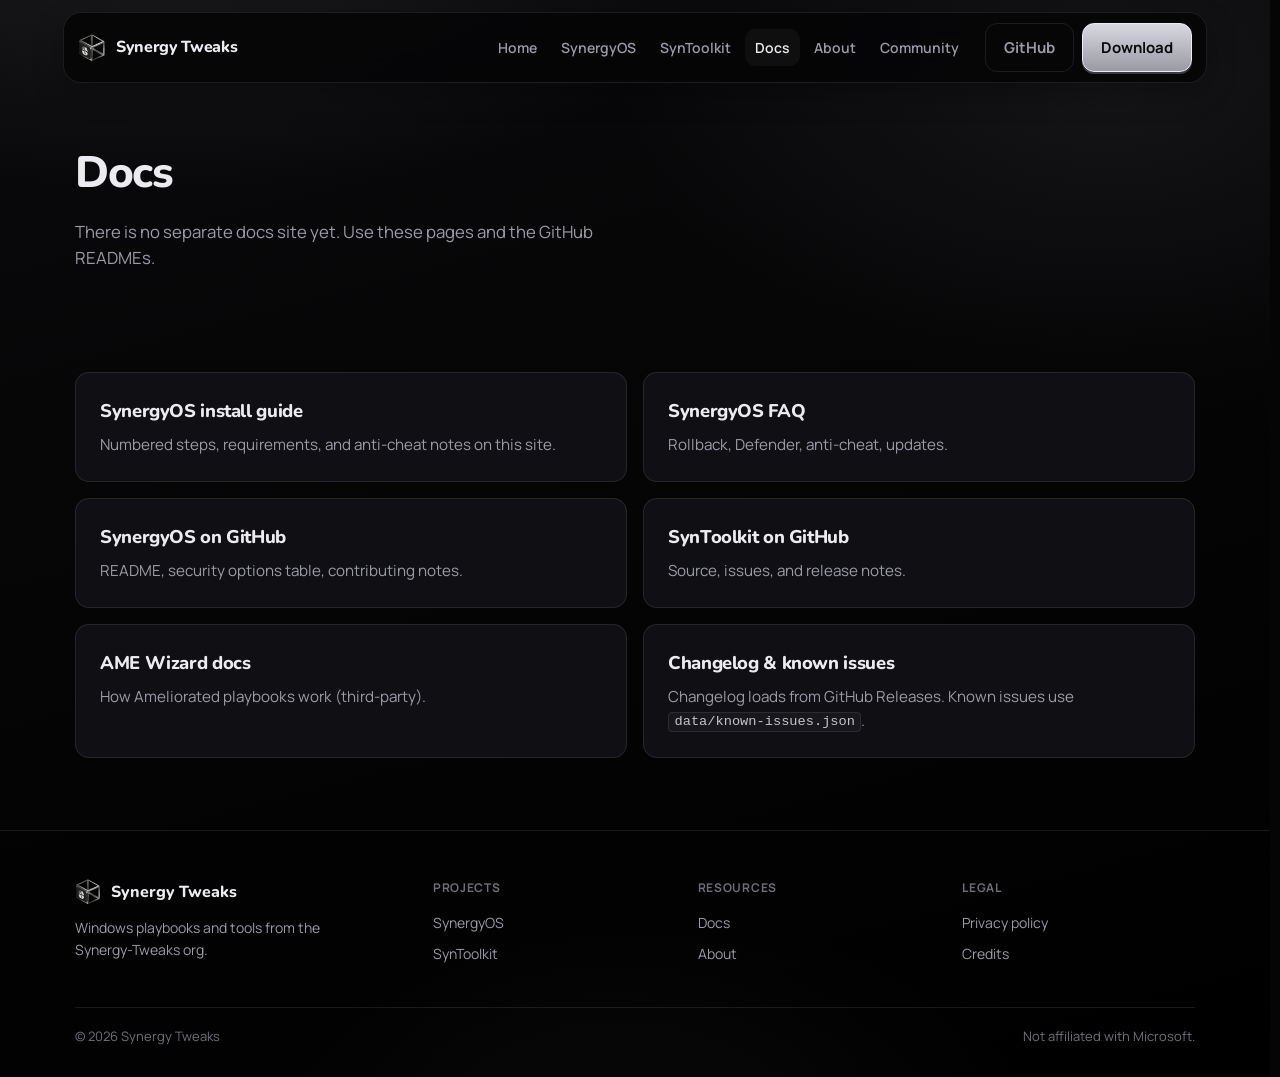
<file: docs.html>
<!DOCTYPE html>
<html lang="en">
<head>
<meta charset="UTF-8">
<meta name="viewport" content="width=device-width, initial-scale=1.0">
<title>Docs — Synergy Tweaks</title>
<meta name="description" content="Documentation links for SynergyOS and SynToolkit. Install guides, GitHub READMEs, and AME Wizard docs.">
<meta name="theme-color" content="#050506">
<link rel="canonical" href="https://TODO-SET-DOMAIN/docs.html">
<meta property="og:title" content="Docs — Synergy Tweaks">
<meta property="og:description" content="Install guides and repository documentation.">
<meta property="og:image" content="https://TODO-SET-DOMAIN/images/og.jpg">
<meta property="og:type" content="website">
<meta property="og:url" content="https://TODO-SET-DOMAIN/docs.html">
<meta name="twitter:card" content="summary_large_image">
<meta name="twitter:title" content="Docs — Synergy Tweaks">
<meta name="twitter:description" content="Install guides and repository documentation.">
<meta name="twitter:image" content="https://TODO-SET-DOMAIN/images/og.jpg">
<link rel="icon" href="images/logo-sm.webp" type="image/webp">
<link rel="preload" href="fonts/nunito-latin.woff2" as="font" type="font/woff2" crossorigin>
<link rel="preload" href="fonts/manrope-400.woff2" as="font" type="font/woff2" crossorigin>
<link rel="stylesheet" href="styles.css?v=23">
<script src="js/config.js"></script>
</head>
<body>
<a class="skip-link" href="#main">Skip to content</a>
<header class="site-header">
  <nav class="nav" aria-label="Primary">
    <a href="index.html" class="nav-brand"><img src="images/logo-sm.webp" alt="" width="52" height="52"><span>Synergy Tweaks</span></a>
    <div class="nav-links">
      <a href="index.html">Home</a>
      <a href="synergyos.html">SynergyOS</a>
      <a href="syntoolkit.html">SynToolkit</a>
      <a href="docs.html" aria-current="page">Docs</a>
      <a href="about.html">About</a>
      <a href="index.html#community">Community</a>
    </div>
    <div class="nav-ext">
      <a class="btn btn-ghost" href="https://github.com/Synergy-Tweaks" data-link="org" target="_blank" rel="noopener noreferrer">GitHub</a>
      <a class="btn btn-primary" href="synergyos.html#download">Download</a>
    </div>
    <details class="nav-menu">
      <summary aria-label="Open menu">Menu</summary>
      <div class="nav-menu-panel">
        <a href="index.html">Home</a>
        <a href="synergyos.html">SynergyOS</a>
        <a href="syntoolkit.html">SynToolkit</a>
        <a href="docs.html" aria-current="page">Docs</a>
        <a href="about.html">About</a>
      </div>
    </details>
  </nav>
</header>

<main id="main">
  <header class="page-hero wrap">
    <h1>Docs</h1>
    <p>There is no separate docs site yet. Use these pages and the GitHub READMEs.</p>
  </header>

  <section class="section wrap">
    <div class="grid-2">
      <a class="card" href="synergyos.html#install">
        <h3>SynergyOS install guide</h3>
        <p>Numbered steps, requirements, and anti-cheat notes on this site.</p>
      </a>
      <a class="card" href="synergyos.html#faq">
        <h3>SynergyOS FAQ</h3>
        <p>Rollback, Defender, anti-cheat, updates.</p>
      </a>
      <a class="card" href="https://github.com/Synergy-Tweaks/SynergyOS" data-link="synergyos" target="_blank" rel="noopener noreferrer">
        <h3>SynergyOS on GitHub</h3>
        <p>README, security options table, contributing notes.</p>
      </a>
      <a class="card" href="https://github.com/Synergy-Tweaks/SynToolkit" data-link="syntoolkit" target="_blank" rel="noopener noreferrer">
        <h3>SynToolkit on GitHub</h3>
        <p>Source, issues, and release notes.</p>
      </a>
      <a class="card" href="https://docs.amelabs.net" target="_blank" rel="noopener noreferrer">
        <h3>AME Wizard docs</h3>
        <p>How Ameliorated playbooks work (third-party).</p>
      </a>
      <a class="card" href="synergyos.html#changelog">
        <h3>Changelog &amp; known issues</h3>
        <p>Changelog loads from GitHub Releases. Known issues use <code>data/known-issues.json</code>.</p>
      </a>
    </div>
  </section>
</main>

<footer class="site-footer">
  <div class="wrap">
    <div class="footer-grid">
      <div>
        <div class="footer-brand"><img src="images/logo-sm.webp" alt="" width="52" height="52"> Synergy Tweaks</div>
        <p class="footer-tag">Windows playbooks and tools from the Synergy-Tweaks org.</p>
      </div>
      <div class="footer-col"><h3>Projects</h3><a href="synergyos.html">SynergyOS</a><a href="syntoolkit.html">SynToolkit</a></div>
      <div class="footer-col"><h3>Resources</h3><a href="docs.html">Docs</a><a href="about.html">About</a></div>
      <div class="footer-col"><h3>Legal</h3><a href="privacy.html">Privacy policy</a><a href="credits.html">Credits</a></div>
    </div>
    <div class="footer-bottom"><span>© 2026 Synergy Tweaks</span><span>Not affiliated with Microsoft.</span></div>
  </div>
</footer>
<script src="js/main.js?v=17" defer></script>
</body>
</html>
</file>
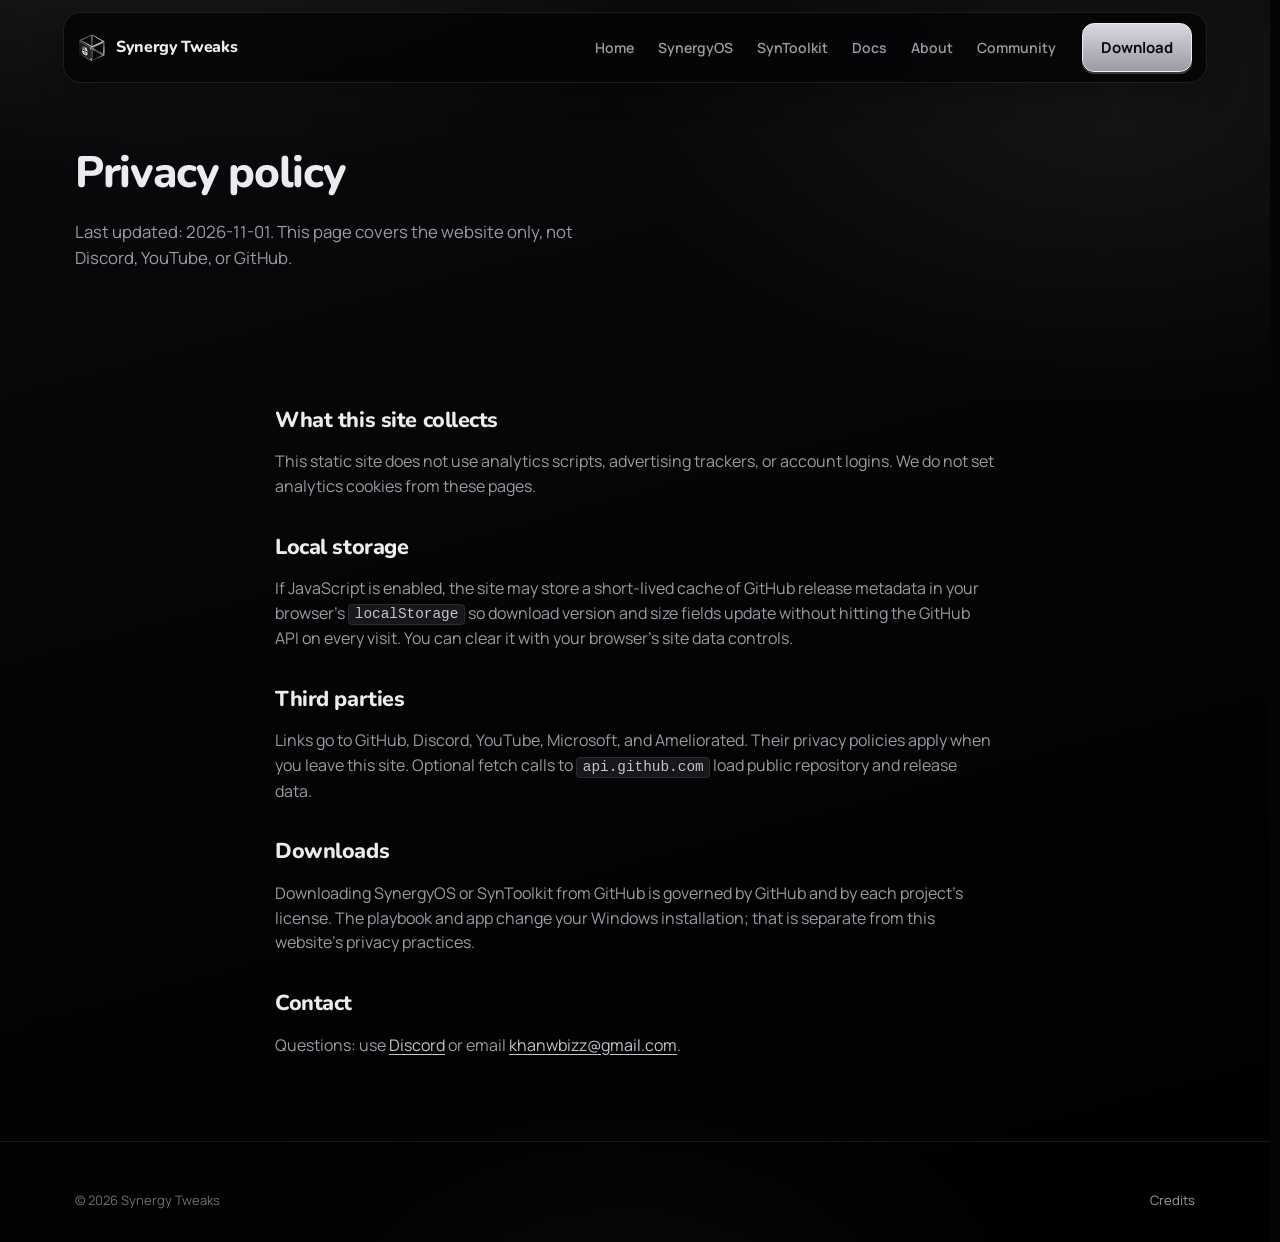
<file: privacy.html>
<!DOCTYPE html>
<html lang="en">
<head>
<meta charset="UTF-8">
<meta name="viewport" content="width=device-width, initial-scale=1.0">
<title>Privacy policy — Synergy Tweaks</title>
<meta name="description" content="Privacy policy for the Synergy Tweaks website. This site does not use analytics cookies.">
<meta name="theme-color" content="#050506">
<link rel="canonical" href="https://TODO-SET-DOMAIN/privacy.html">
<meta property="og:title" content="Privacy policy — Synergy Tweaks">
<meta property="og:description" content="How this website handles data.">
<meta property="og:image" content="https://TODO-SET-DOMAIN/images/og.jpg">
<meta property="og:type" content="website">
<meta property="og:url" content="https://TODO-SET-DOMAIN/privacy.html">
<meta name="twitter:card" content="summary">
<meta name="twitter:title" content="Privacy policy">
<meta name="twitter:description" content="How this website handles data.">
<link rel="icon" href="images/logo-sm.webp" type="image/webp">
<link rel="stylesheet" href="styles.css?v=23">
<script src="js/config.js"></script>
</head>
<body>
<a class="skip-link" href="#main">Skip to content</a>
<header class="site-header">
  <nav class="nav" aria-label="Primary">
    <a href="index.html" class="nav-brand"><img src="images/logo-sm.webp" alt="" width="52" height="52"><span>Synergy Tweaks</span></a>
    <div class="nav-links">
      <a href="index.html">Home</a>
      <a href="synergyos.html">SynergyOS</a>
      <a href="syntoolkit.html">SynToolkit</a>
      <a href="docs.html">Docs</a>
      <a href="about.html">About</a>
      <a href="index.html#community">Community</a>
    </div>
    <div class="nav-ext">
      <a class="btn btn-primary" href="synergyos.html#download">Download</a>
    </div>
    <details class="nav-menu">
      <summary aria-label="Open menu">Menu</summary>
      <div class="nav-menu-panel">
        <a href="index.html">Home</a>
        <a href="synergyos.html">SynergyOS</a>
        <a href="syntoolkit.html">SynToolkit</a>
        <a href="docs.html">Docs</a>
        <a href="about.html">About</a>
        <a href="privacy.html" aria-current="page">Privacy</a>
      </div>
    </details>
  </nav>
</header>

<main id="main">
  <header class="page-hero wrap">
    <h1>Privacy policy</h1>
    <p>Last updated: 2026-11-01. This page covers the website only, not Discord, YouTube, or GitHub.</p>
  </header>
  <section class="section wrap prose">
    <h2>What this site collects</h2>
    <p>This static site does not use analytics scripts, advertising trackers, or account logins. We do not set analytics cookies from these pages.</p>
    <h2>Local storage</h2>
    <p>If JavaScript is enabled, the site may store a short-lived cache of GitHub release metadata in your browser’s <code>localStorage</code> so download version and size fields update without hitting the GitHub API on every visit. You can clear it with your browser’s site data controls.</p>
    <h2>Third parties</h2>
    <p>Links go to GitHub, Discord, YouTube, Microsoft, and Ameliorated. Their privacy policies apply when you leave this site. Optional fetch calls to <code>api.github.com</code> load public repository and release data.</p>
    <h2>Downloads</h2>
    <p>Downloading SynergyOS or SynToolkit from GitHub is governed by GitHub and by each project’s license. The playbook and app change your Windows installation; that is separate from this website’s privacy practices.</p>
    <h2>Contact</h2>
    <p>Questions: use <a href="https://dsc.gg/kwanteks" data-link="discord" target="_blank" rel="noopener noreferrer">Discord</a> or email <a href="mailto:khanwbizz@gmail.com">khanwbizz@gmail.com</a>.</p>
  </section>
</main>

<footer class="site-footer">
  <div class="wrap">
    <div class="footer-bottom" style="border:0;padding-top:0">
      <span>© 2026 Synergy Tweaks</span>
      <a href="credits.html" style="color:var(--text-dim)">Credits</a>
    </div>
  </div>
</footer>
<script src="js/main.js?v=17" defer></script>
</body>
</html>
</file>
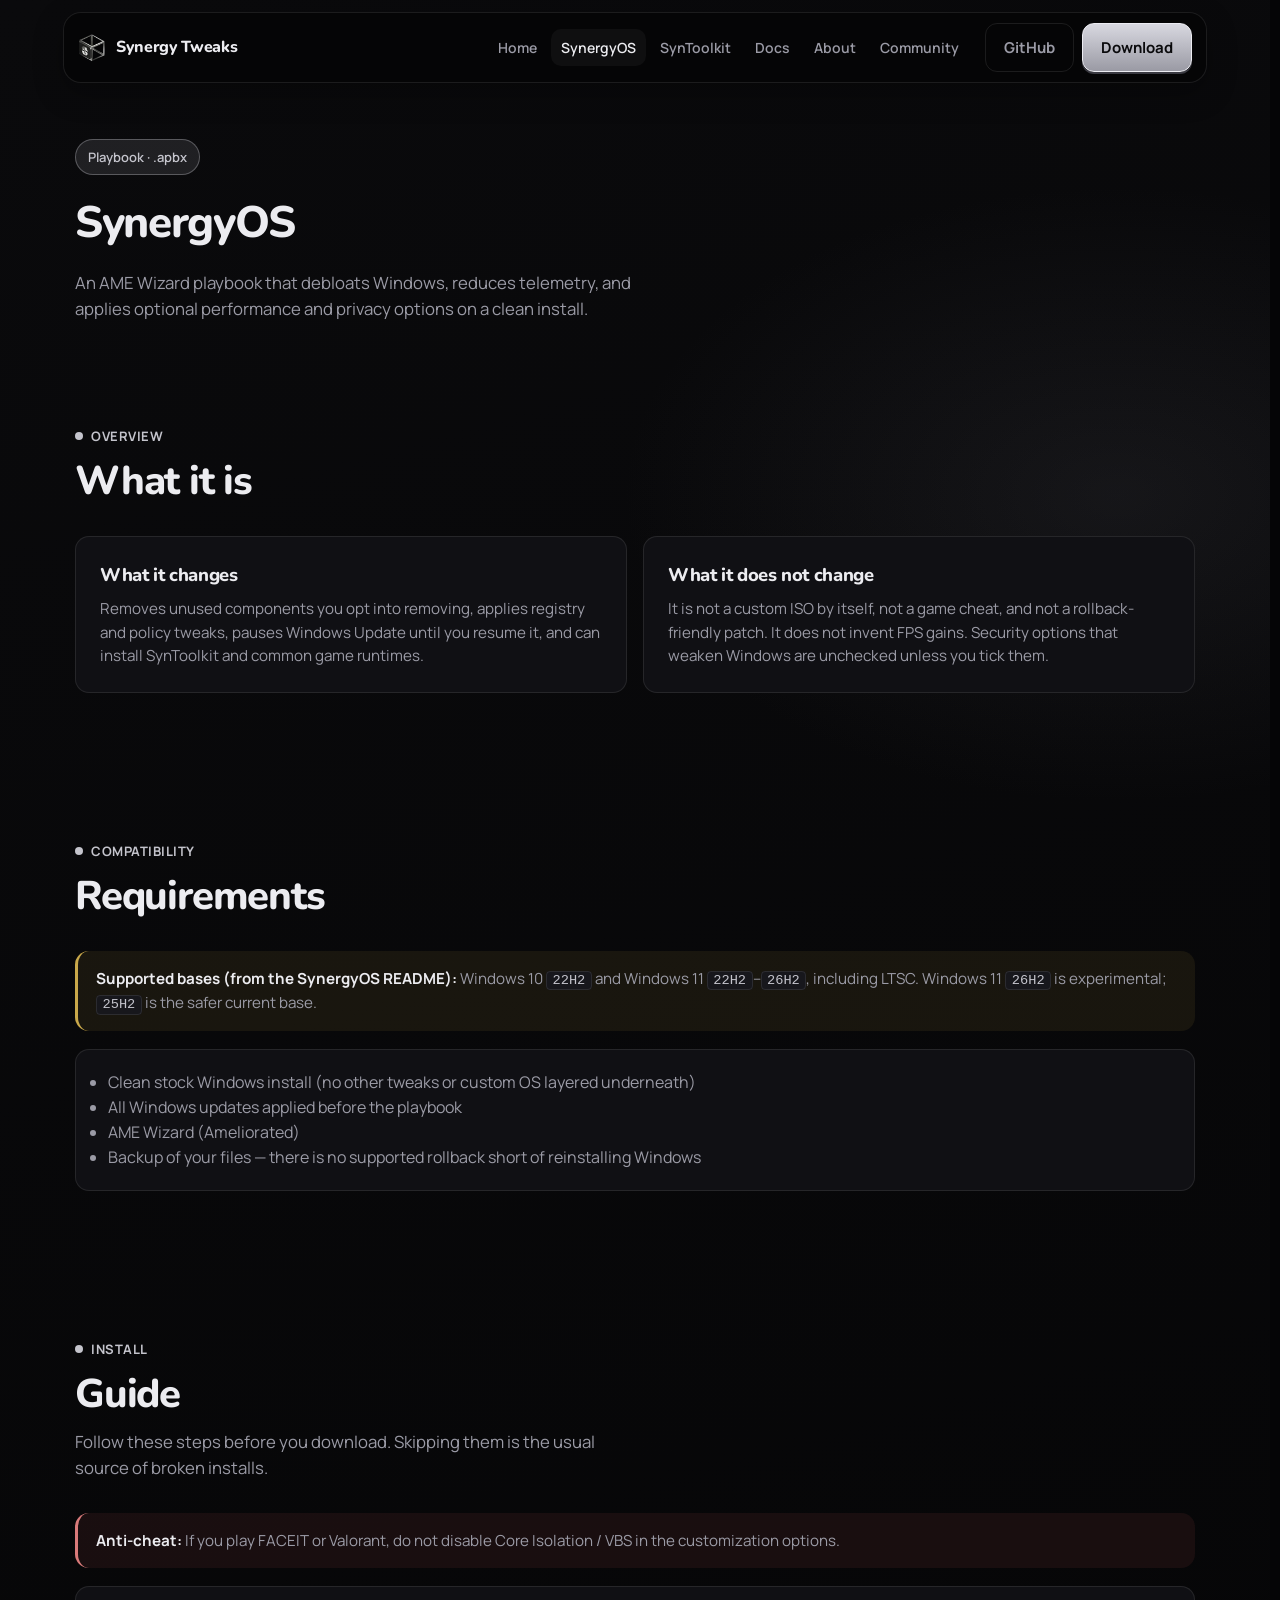
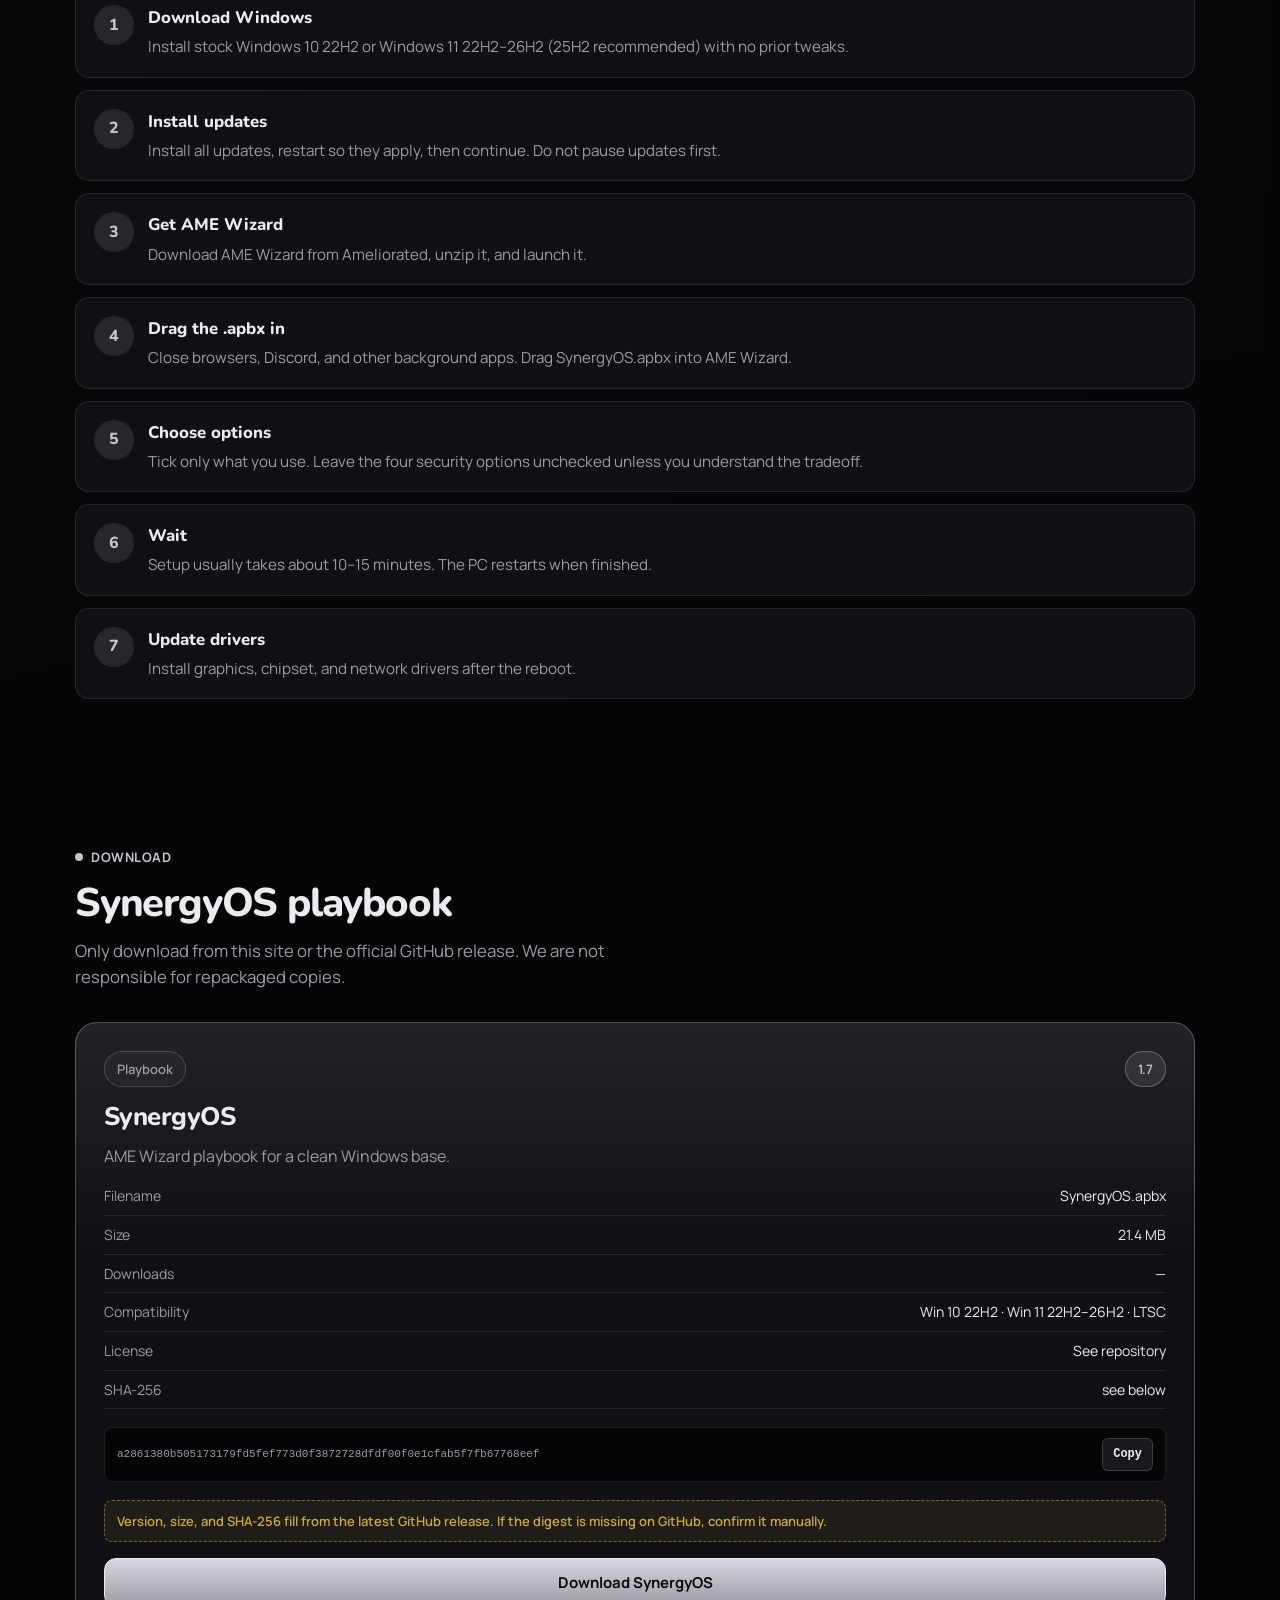
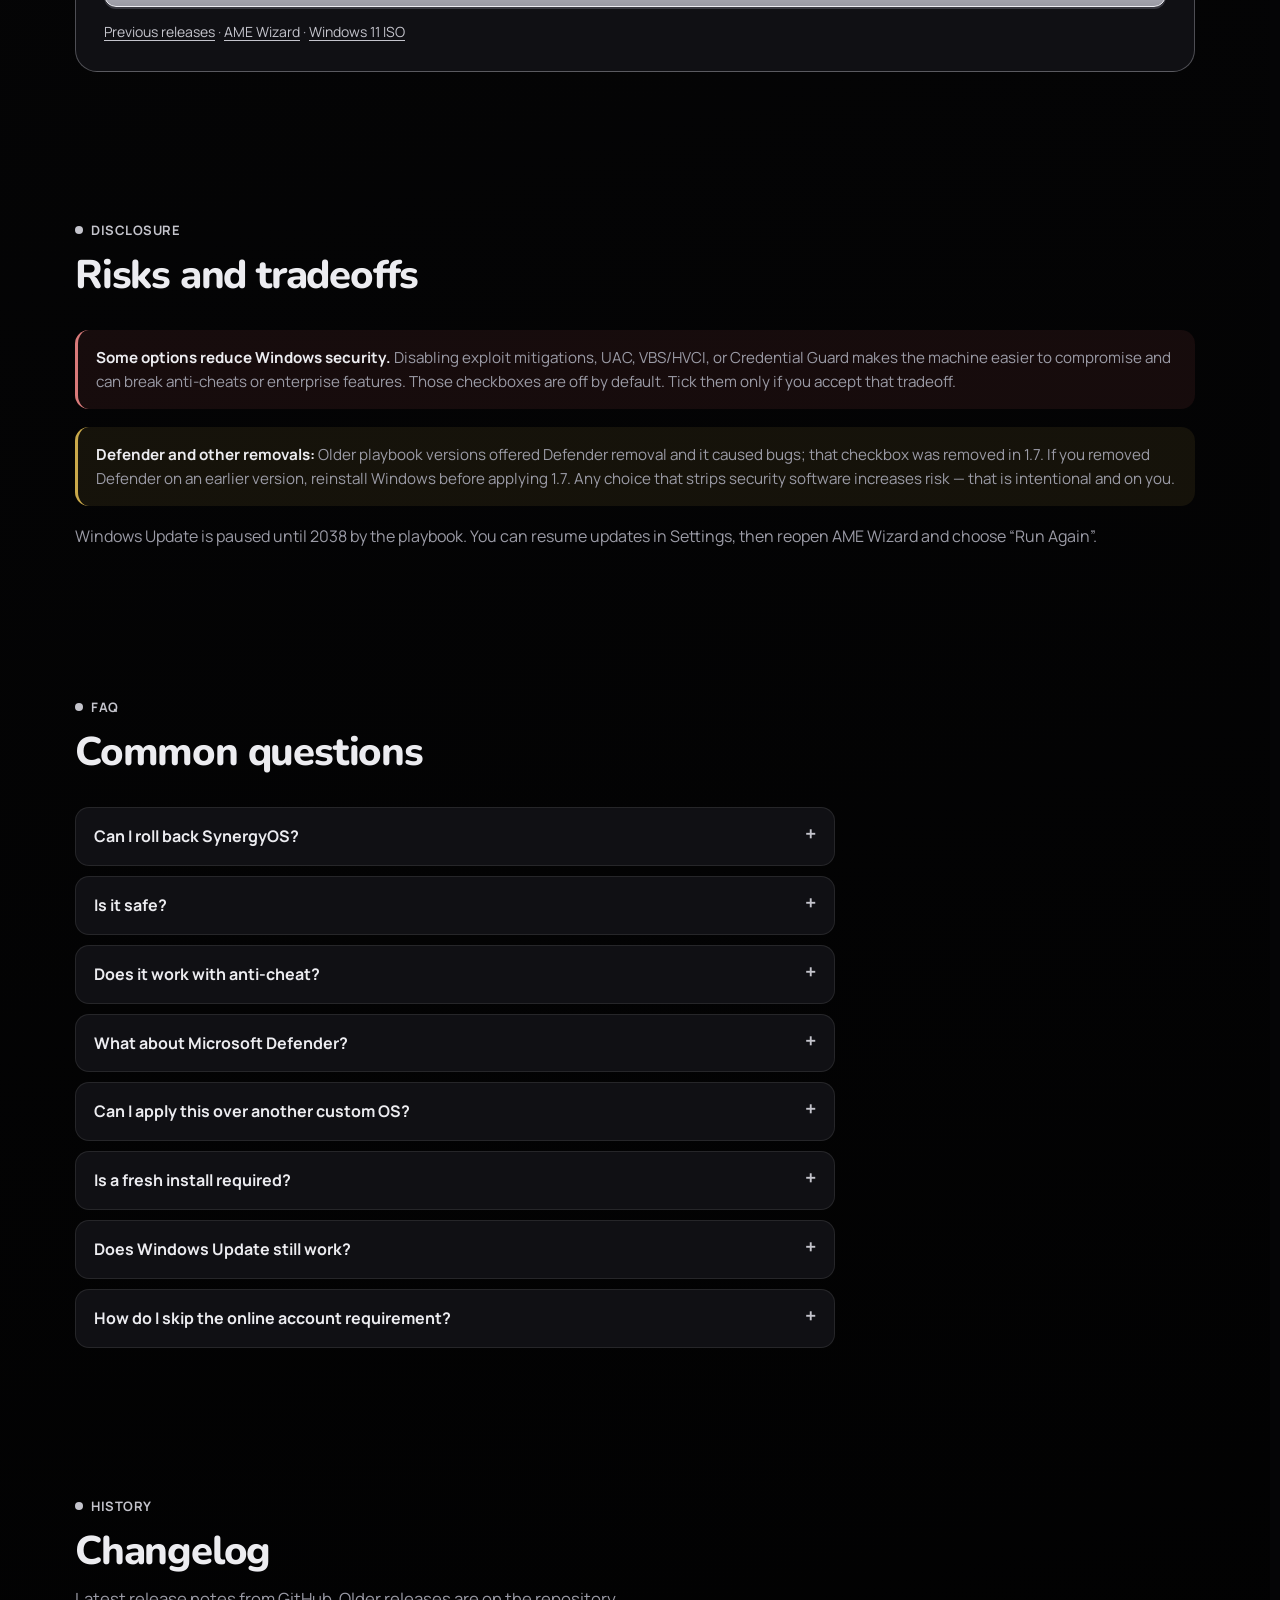
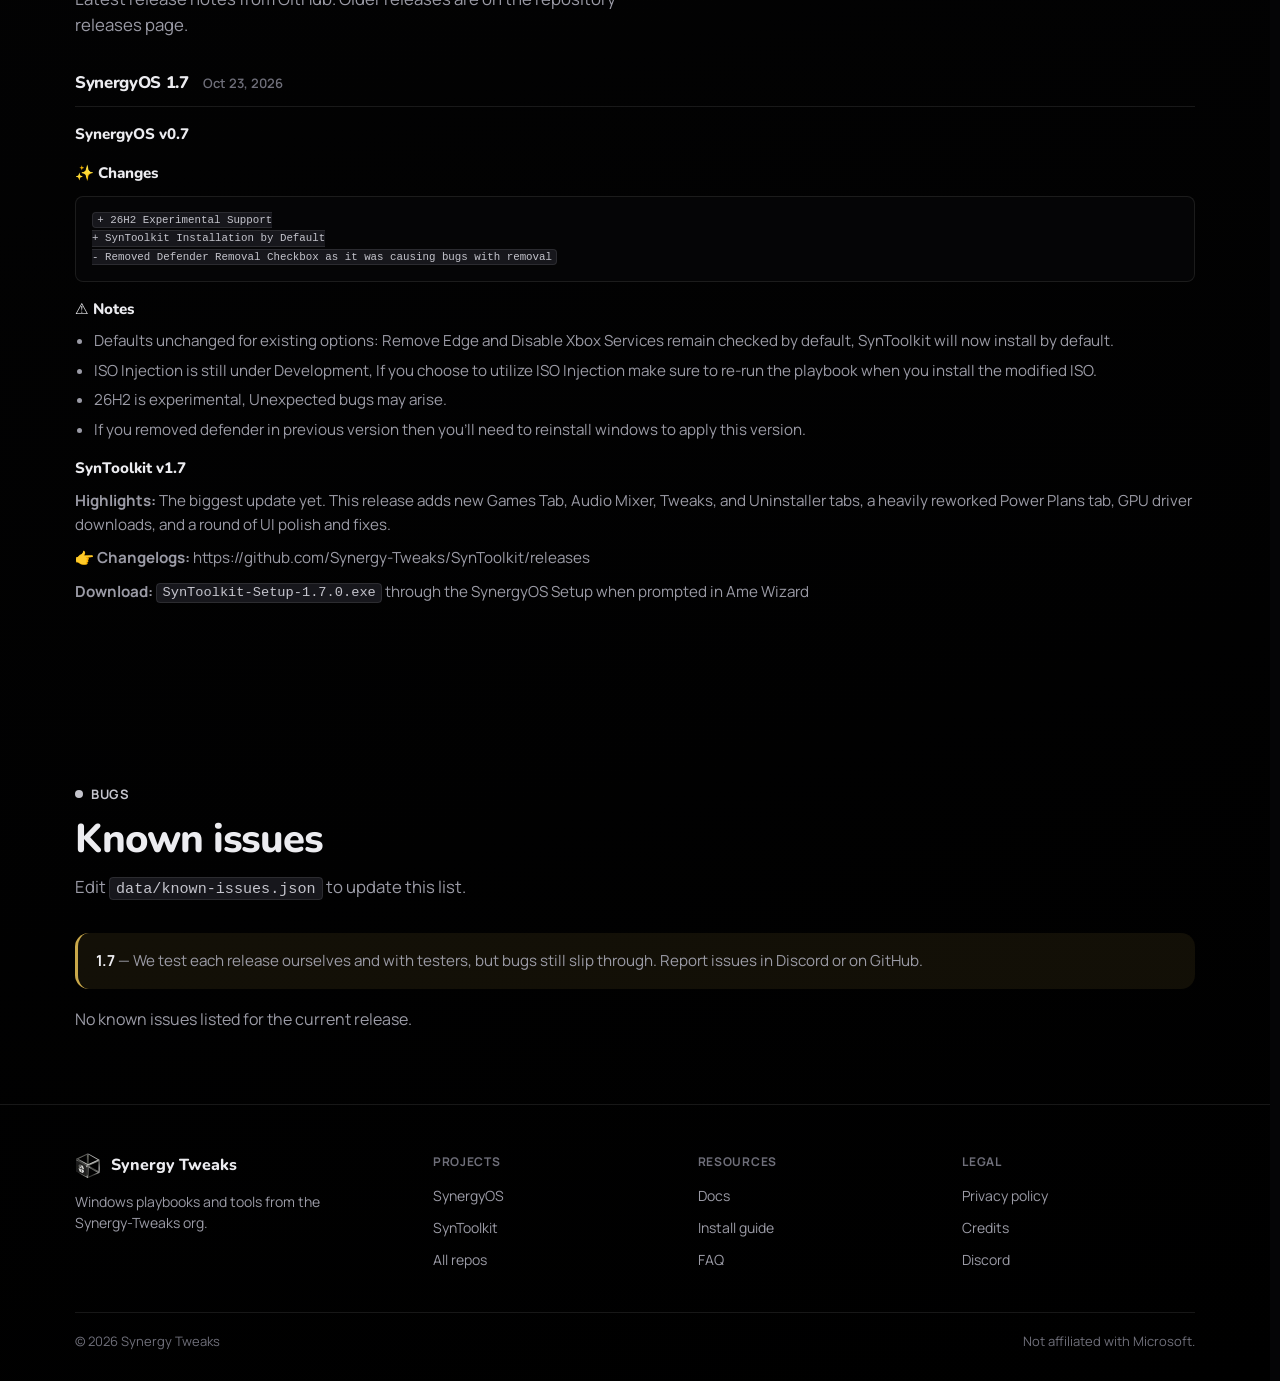
<file: synergyos.html>
<!DOCTYPE html>
<html lang="en">
<head>
<meta charset="UTF-8">
<meta name="viewport" content="width=device-width, initial-scale=1.0">
<title>SynergyOS — Windows playbook by Synergy Tweaks</title>
<meta name="description" content="SynergyOS is an AME Wizard (.apbx) playbook for a cleaner, privacy-hardened Windows install. Requirements, install steps, FAQ, and download.">
<meta name="theme-color" content="#050506">
<link rel="canonical" href="https://TODO-SET-DOMAIN/synergyos.html">
<meta property="og:title" content="SynergyOS — Windows playbook">
<meta property="og:description" content="AME Wizard playbook for a cleaner Windows install. Free and open on GitHub.">
<meta property="og:image" content="https://TODO-SET-DOMAIN/images/og.jpg">
<meta property="og:type" content="website">
<meta property="og:url" content="https://TODO-SET-DOMAIN/synergyos.html">
<meta name="twitter:card" content="summary_large_image">
<meta name="twitter:title" content="SynergyOS">
<meta name="twitter:description" content="AME Wizard playbook for a cleaner Windows install.">
<meta name="twitter:image" content="https://TODO-SET-DOMAIN/images/og.jpg">
<link rel="icon" href="images/logo-sm.webp" type="image/webp">
<link rel="preload" href="fonts/nunito-latin.woff2" as="font" type="font/woff2" crossorigin>
<link rel="preload" href="fonts/manrope-400.woff2" as="font" type="font/woff2" crossorigin>
<link rel="stylesheet" href="styles.css?v=23">
<script src="js/config.js"></script>
</head>
<body>
<a class="skip-link" href="#main">Skip to content</a>
<header class="site-header">
  <nav class="nav" aria-label="Primary">
    <a href="index.html" class="nav-brand">
      <img src="images/logo-sm.webp" alt="" width="52" height="52" decoding="async">
      <span>Synergy Tweaks</span>
    </a>
    <div class="nav-links">
      <a href="index.html">Home</a>
      <a href="synergyos.html" aria-current="page">SynergyOS</a>
      <a href="syntoolkit.html">SynToolkit</a>
      <a href="docs.html">Docs</a>
      <a href="about.html">About</a>
      <a href="index.html#community">Community</a>
    </div>
    <div class="nav-ext">
      <a class="btn btn-ghost" href="https://github.com/Synergy-Tweaks/SynergyOS" data-link="synergyos" target="_blank" rel="noopener noreferrer">GitHub</a>
      <a class="btn btn-primary" href="#download">Download</a>
    </div>
    <details class="nav-menu">
      <summary aria-label="Open menu">Menu</summary>
      <div class="nav-menu-panel">
        <a href="index.html">Home</a>
        <a href="synergyos.html" aria-current="page">SynergyOS</a>
        <a href="syntoolkit.html">SynToolkit</a>
        <a href="docs.html">Docs</a>
        <a href="about.html">About</a>
        <a href="index.html#community">Community</a>
      </div>
    </details>
  </nav>
</header>

<main id="main">
  <header class="page-hero wrap">
    <div class="badge badge-accent" style="margin-bottom:14px">Playbook · .apbx</div>
    <h1>SynergyOS</h1>
    <p>An AME Wizard playbook that debloats Windows, reduces telemetry, and applies optional performance and privacy options on a clean install.</p>
  </header>

  <section class="section wrap reveal" aria-labelledby="what-title">
    <div class="section-head">
      <div class="eyebrow">Overview</div>
      <h2 class="section-title" id="what-title">What it is</h2>
    </div>
    <div class="grid-2">
      <article class="card">
        <h3>What it changes</h3>
        <p>Removes unused components you opt into removing, applies registry and policy tweaks, pauses Windows Update until you resume it, and can install SynToolkit and common game runtimes.</p>
      </article>
      <article class="card">
        <h3>What it does not change</h3>
        <p>It is not a custom ISO by itself, not a game cheat, and not a rollback-friendly patch. It does not invent FPS gains. Security options that weaken Windows are unchecked unless you tick them.</p>
      </article>
    </div>
  </section>

  <section class="section wrap reveal" id="requirements" aria-labelledby="req-title">
    <div class="section-head">
      <div class="eyebrow">Compatibility</div>
      <h2 class="section-title" id="req-title">Requirements</h2>
    </div>
    <div class="callout warn">
      <strong>Supported bases (from the SynergyOS README):</strong> Windows 10 <code>22H2</code> and Windows 11 <code>22H2</code>–<code>26H2</code>, including LTSC. Windows 11 <code>26H2</code> is experimental; <code>25H2</code> is the safer current base.
    </div>
    <ul class="card" style="padding:20px 24px;list-style:disc;padding-left:2rem;color:var(--text-dim)">
      <li>Clean stock Windows install (no other tweaks or custom OS layered underneath)</li>
      <li>All Windows updates applied before the playbook</li>
      <li>AME Wizard (Ameliorated)</li>
      <li>Backup of your files — there is no supported rollback short of reinstalling Windows</li>
    </ul>
  </section>

  <section class="section wrap reveal" id="install" aria-labelledby="install-title">
    <div class="section-head">
      <div class="eyebrow">Install</div>
      <h2 class="section-title" id="install-title">Guide</h2>
      <p class="section-lede">Follow these steps before you download. Skipping them is the usual source of broken installs.</p>
    </div>
    <div class="callout danger">
      <strong>Anti-cheat:</strong> If you play FACEIT or Valorant, do not disable Core Isolation / VBS in the customization options.
    </div>
    <ol class="stepper">
      <li class="step">
        <div>
          <h3>Download Windows</h3>
          <p>Install stock Windows 10 22H2 or Windows 11 22H2–26H2 (25H2 recommended) with no prior tweaks.</p>
        </div>
      </li>
      <li class="step">
        <div>
          <h3>Install updates</h3>
          <p>Install all updates, restart so they apply, then continue. Do not pause updates first.</p>
        </div>
      </li>
      <li class="step">
        <div>
          <h3>Get AME Wizard</h3>
          <p>Download AME Wizard from Ameliorated, unzip it, and launch it.</p>
        </div>
      </li>
      <li class="step">
        <div>
          <h3>Drag the .apbx in</h3>
          <p>Close browsers, Discord, and other background apps. Drag SynergyOS.apbx into AME Wizard.</p>
        </div>
      </li>
      <li class="step">
        <div>
          <h3>Choose options</h3>
          <p>Tick only what you use. Leave the four security options unchecked unless you understand the tradeoff.</p>
        </div>
      </li>
      <li class="step">
        <div>
          <h3>Wait</h3>
          <p>Setup usually takes about 10–15 minutes. The PC restarts when finished.</p>
        </div>
      </li>
      <li class="step">
        <div>
          <h3>Update drivers</h3>
          <p>Install graphics, chipset, and network drivers after the reboot.</p>
        </div>
      </li>
    </ol>
  </section>

  <section class="section wrap reveal" id="download" aria-labelledby="dl-title">
    <div class="section-head">
      <div class="eyebrow">Download</div>
      <h2 class="section-title" id="dl-title">SynergyOS playbook</h2>
      <p class="section-lede">Only download from this site or the official GitHub release. We are not responsible for repackaged copies.</p>
    </div>
    <article class="download-card featured">
      <div class="plan-top">
        <span class="badge">Playbook</span>
        <span class="badge badge-accent" data-release="SynergyOS" data-field="version">Latest</span>
      </div>
      <h3>SynergyOS</h3>
      <p class="desc">AME Wizard playbook for a clean Windows base.</p>
      <ul class="meta-list">
        <li><span>Filename</span><span data-release="SynergyOS" data-field="filename">—</span></li>
        <li><span>Size</span><span data-release="SynergyOS" data-field="size">—</span></li>
        <li><span>Downloads</span><span data-release="SynergyOS" data-field="downloads">—</span></li>
        <li><span>Compatibility</span><span>Win 10 22H2 · Win 11 22H2–26H2 · LTSC</span></li>
        <li><span>License</span><span>See repository</span></li>
        <li><span>SHA-256</span><span>see below</span></li>
      </ul>
      <div class="hash-row">
        <span id="os-sha" data-release="SynergyOS" data-field="sha">Loading from GitHub…</span>
        <button type="button" data-copy-hash="#os-sha">Copy</button>
      </div>
      <p class="todo-note" style="margin-top:0;margin-bottom:16px">Version, size, and SHA-256 fill from the latest GitHub release. If the digest is missing on GitHub, confirm it manually.</p>
      <a class="btn btn-primary btn-block" href="https://github.com/Synergy-Tweaks/SynergyOS/releases/latest" data-repo="SynergyOS" data-ext=".apbx">Download SynergyOS</a>
      <p style="margin-top:14px;font-size:14px;color:var(--text-dim)">
        <a href="https://github.com/Synergy-Tweaks/SynergyOS/releases" data-link="synergyos-releases" target="_blank" rel="noopener noreferrer" style="color:var(--accent);text-decoration:underline;text-underline-offset:3px">Previous releases</a>
        ·
        <a href="https://download.ameliorated.io/AME%20Beta.zip" data-link="ame" target="_blank" rel="noopener noreferrer" style="color:var(--accent);text-decoration:underline;text-underline-offset:3px">AME Wizard</a>
        ·
        <a href="https://www.microsoft.com/software-download/windows11" data-link="windows11" target="_blank" rel="noopener noreferrer" style="color:var(--accent);text-decoration:underline;text-underline-offset:3px">Windows 11 ISO</a>
      </p>
    </article>
  </section>

  <section class="section wrap reveal" id="risks" aria-labelledby="risk-title">
    <div class="section-head">
      <div class="eyebrow">Disclosure</div>
      <h2 class="section-title" id="risk-title">Risks and tradeoffs</h2>
    </div>
    <div class="callout danger">
      <strong>Some options reduce Windows security.</strong> Disabling exploit mitigations, UAC, VBS/HVCI, or Credential Guard makes the machine easier to compromise and can break anti-cheats or enterprise features. Those checkboxes are off by default. Tick them only if you accept that tradeoff.
    </div>
    <div class="callout warn">
      <strong>Defender and other removals:</strong> Older playbook versions offered Defender removal and it caused bugs; that checkbox was removed in 1.7. If you removed Defender on an earlier version, reinstall Windows before applying 1.7. Any choice that strips security software increases risk — that is intentional and on you.
    </div>
    <p style="color:var(--text-dim)">Windows Update is paused until 2038 by the playbook. You can resume updates in Settings, then reopen AME Wizard and choose “Run Again”.</p>
  </section>

  <section class="section wrap reveal" id="faq" aria-labelledby="faq-title">
    <div class="section-head">
      <div class="eyebrow">FAQ</div>
      <h2 class="section-title" id="faq-title">Common questions</h2>
    </div>
    <div class="faq">
      <details class="faq-item">
        <summary>Can I roll back SynergyOS?</summary>
        <p>No. There is no supported undo. Reinstall Windows from a stock ISO if you need a clean system again. Back up files first.</p>
      </details>
      <details class="faq-item">
        <summary>Is it safe?</summary>
        <p>It modifies system components. Download only from official GitHub releases. Review every checkbox. Security options that weaken Windows are optional and off by default.</p>
      </details>
      <details class="faq-item">
        <summary>Does it work with anti-cheat?</summary>
        <p>Keep Core Isolation and VBS enabled for FACEIT and Valorant. Disabling mitigations machine-wide is a common reason anti-cheats refuse to run.</p>
      </details>
      <details class="faq-item">
        <summary>What about Microsoft Defender?</summary>
        <p>You can keep Defender. The Defender removal checkbox was removed in 1.7 because it caused bugs. Removing antivirus always increases risk.</p>
      </details>
      <details class="faq-item">
        <summary>Can I apply this over another custom OS?</summary>
        <p>No. Start from stock Windows with no tweaks applied.</p>
      </details>
      <details class="faq-item">
        <summary>Is a fresh install required?</summary>
        <p>Yes. Clean stock ISO, updates applied, files backed up.</p>
      </details>
      <details class="faq-item">
        <summary>Does Windows Update still work?</summary>
        <p>Updates are paused until 2038. Resume them in Settings when you want them, then run the playbook again via AME Wizard if needed.</p>
      </details>
      <details class="faq-item">
        <summary>How do I skip the online account requirement?</summary>
        <p>During Windows setup, choose “Set up for work or school”, then “Domain join” to create a local account.</p>
      </details>
    </div>
  </section>

  <section class="section wrap reveal" id="changelog" aria-labelledby="cl-title">
    <div class="section-head">
      <div class="eyebrow">History</div>
      <h2 class="section-title" id="cl-title">Changelog</h2>
      <p class="section-lede">Latest release notes from GitHub. Older releases are on the repository releases page.</p>
    </div>
    <div data-changelog="SynergyOS" data-limit="1">
      <div class="changelog-block">
        <h3>SynergyOS 1.7</h3>
        <div class="changelog-body">
          <p>Loading release notes from GitHub… If this stays visible, open the
            <a href="https://github.com/Synergy-Tweaks/SynergyOS/releases" data-link="synergyos-releases" target="_blank" rel="noopener noreferrer">releases page</a>.</p>
        </div>
      </div>
    </div>
  </section>

  <section class="section wrap reveal" id="issues" aria-labelledby="issues-title">
    <div class="section-head">
      <div class="eyebrow">Bugs</div>
      <h2 class="section-title" id="issues-title">Known issues</h2>
      <p class="section-lede">Edit <code>data/known-issues.json</code> to update this list.</p>
    </div>
    <div data-known-issues>
      <div class="callout warn"><strong>1.7</strong> — We test each release ourselves and with testers, but bugs still slip through. Report issues in Discord or on GitHub.</div>
      <p style="color:var(--text-dim)">No known issues listed for the current release.</p>
    </div>
  </section>
</main>

<footer class="site-footer">
  <div class="wrap">
    <div class="footer-grid">
      <div>
        <div class="footer-brand"><img src="images/logo-sm.webp" alt="" width="52" height="52"> Synergy Tweaks</div>
        <p class="footer-tag">Windows playbooks and tools from the Synergy-Tweaks org.</p>
      </div>
      <div class="footer-col">
        <h3>Projects</h3>
        <a href="synergyos.html">SynergyOS</a>
        <a href="syntoolkit.html">SynToolkit</a>
        <a href="https://github.com/Synergy-Tweaks" data-link="org" target="_blank" rel="noopener noreferrer">All repos</a>
      </div>
      <div class="footer-col">
        <h3>Resources</h3>
        <a href="docs.html">Docs</a>
        <a href="#install">Install guide</a>
        <a href="#faq">FAQ</a>
      </div>
      <div class="footer-col">
        <h3>Legal</h3>
        <a href="privacy.html">Privacy policy</a>
        <a href="credits.html">Credits</a>
        <a href="https://dsc.gg/kwanteks" data-link="discord" target="_blank" rel="noopener noreferrer">Discord</a>
      </div>
    </div>
    <div class="footer-bottom">
      <span>© 2026 Synergy Tweaks</span>
      <span>Not affiliated with Microsoft.</span>
    </div>
  </div>
</footer>
<script src="js/main.js?v=17" defer></script>
</body>
</html>
</file>
<file: styles.css>
/* Synergy Tweaks — design tokens + components (dark, one accent) */

:root {
  --bg: #050506;
  --bg-elevated: #101014;
  --bg-soft: #17171c;
  --line: rgba(255, 255, 255, 0.09);
  --line-strong: rgba(255, 255, 255, 0.16);
  --text: #ececf0;
  --text-dim: #9b9ba6;
  --text-faint: #6f6f7a;
  --accent: #c4c4cc;
  --accent-deep: #8a8a94;
  --accent-soft: rgba(196, 196, 204, 0.12);
  --warn: #c9a84a;
  --danger: #d97a7a;
  --good: #b0b0b8;
  --focus: #d0d0d8;

  --radius-sm: 8px;
  --radius: 14px;
  --radius-lg: 22px;

  --space-1: 4px;
  --space-2: 8px;
  --space-3: 12px;
  --space-4: 16px;
  --space-5: 24px;
  --space-6: 32px;
  --space-7: 48px;
  --space-8: 72px;
  --space-9: 96px;

  --shadow: 0 18px 40px rgba(0, 0, 0, 0.35);
  --font-display: 'Nunito', 'Manrope', system-ui, sans-serif;
  --font-body: 'Manrope', system-ui, sans-serif;
  --font-mono: ui-monospace, SFMono-Regular, Menlo, Consolas, monospace;
  --max: 1120px;
  --nav-h: 72px;
}

@font-face {
  font-family: 'Nunito';
  src: url('fonts/nunito-latin.woff2') format('woff2');
  font-weight: 200 1000;
  font-display: swap;
}

@font-face {
  font-family: 'Manrope';
  src: url('fonts/manrope-400.woff2') format('woff2');
  font-weight: 200 800;
  font-display: swap;
}

*, *::before, *::after { box-sizing: border-box; margin: 0; padding: 0; }

html {
  scroll-behavior: smooth;
  scroll-padding-top: calc(var(--nav-h) + 12px);
  scrollbar-gutter: stable;
  scrollbar-width: thin;
  scrollbar-color: rgba(255, 255, 255, 0.16) transparent;
}

body {
  min-height: 100vh;
  color: var(--text);
  font-family: var(--font-body);
  font-weight: 400;
  line-height: 1.55;
  -webkit-font-smoothing: antialiased;
  background:
    radial-gradient(1000px 520px at 15% -10%, rgba(120, 120, 128, 0.18), transparent 58%),
    radial-gradient(900px 560px at 88% 8%, rgba(70, 70, 78, 0.22), transparent 55%),
    radial-gradient(700px 480px at 50% 110%, rgba(90, 90, 98, 0.12), transparent 60%),
    linear-gradient(165deg, #0a0a0c 0%, #050506 42%, #000000 100%),
    var(--bg);
}

img { max-width: 100%; display: block; height: auto; }
a { color: inherit; text-decoration: none; }
ul, ol { list-style: none; }
button { font: inherit; color: inherit; background: none; border: 0; cursor: pointer; }
code {
  font-family: var(--font-mono);
  font-size: 0.9em;
  padding: 0.1em 0.4em;
  border-radius: 4px;
  background: var(--bg-soft);
  border: 1px solid var(--line);
  color: var(--accent);
}

:focus-visible {
  outline: 2px solid var(--focus);
  outline-offset: 3px;
}

.skip-link {
  position: absolute;
  left: 16px;
  top: -48px;
  z-index: 400;
  padding: 10px 14px;
  border-radius: var(--radius-sm);
  background: linear-gradient(135deg, #e8e8ec, #9a9aa4);
  color: #0a0a0c;
  font-weight: 700;
}
.skip-link:focus { top: 12px; }

.wrap {
  width: min(100% - 40px, var(--max));
  margin-inline: auto;
}

/* ---------- Nav ---------- */
.site-header {
  position: sticky;
  top: 0;
  z-index: 200;
  padding: 12px 0 0;
}

.nav {
  display: flex;
  align-items: center;
  gap: 16px;
  width: min(100% - 24px, calc(var(--max) + 24px));
  margin: 0 auto;
  padding: 10px 14px;
  border: 1px solid var(--line);
  border-radius: 18px;
  background: rgba(5, 5, 6, 0.88);
  backdrop-filter: blur(14px);
  -webkit-backdrop-filter: blur(14px);
  box-shadow: 0 10px 30px rgba(0, 0, 0, 0.28);
}

.site-header.is-scrolled .nav {
  border-color: var(--line-strong);
  box-shadow: var(--shadow);
}

.nav-brand {
  display: inline-flex;
  align-items: center;
  gap: 10px;
  font-family: var(--font-display);
  font-weight: 800;
  font-size: 16px;
  letter-spacing: -0.02em;
  margin-right: auto;
}
.nav-brand img { width: 28px; height: 28px; }
.nav-brand span { white-space: nowrap; }

.nav-links {
  display: flex;
  align-items: center;
  gap: 4px;
}
.nav-links a {
  padding: 8px 10px;
  border-radius: 10px;
  color: var(--text-dim);
  font-size: 14px;
  font-weight: 600;
}
.nav-links a:hover,
.nav-links a[aria-current="page"] { color: var(--text); background: rgba(255,255,255,0.04); }

.nav-ext {
  display: inline-flex;
  align-items: center;
  gap: 8px;
}

.nav-menu { display: none; position: relative; }
.nav-menu summary {
  list-style: none;
  padding: 8px 12px;
  border: 1px solid var(--line-strong);
  border-radius: 10px;
  font-weight: 600;
  font-size: 14px;
  cursor: pointer;
}
.nav-menu summary::-webkit-details-marker { display: none; }
.nav-menu-panel {
  position: absolute;
  right: 0;
  top: calc(100% + 8px);
  min-width: 200px;
  padding: 8px;
  border-radius: 12px;
  border: 1px solid var(--line-strong);
  background: var(--bg);
  box-shadow: var(--shadow);
  display: flex;
  flex-direction: column;
}
.nav-menu-panel a {
  padding: 10px 12px;
  border-radius: 8px;
  color: var(--text-dim);
  font-size: 14px;
  font-weight: 600;
}
.nav-menu-panel a:hover { color: var(--text); background: var(--bg-elevated); }

/* ---------- Buttons ---------- */
.btn {
  display: inline-flex;
  align-items: center;
  justify-content: center;
  gap: 10px;
  padding: 12px 18px;
  border-radius: 12px;
  font-weight: 700;
  font-size: 15px;
  border: 1px solid transparent;
  transition: background 0.18s, border-color 0.18s, transform 0.18s, box-shadow 0.18s;
}
.btn svg { width: 16px; height: 16px; flex-shrink: 0; }
.btn-primary {
  background: linear-gradient(180deg, #d8d8e0 0%, #9a9aa4 100%);
  border-color: #ececf2;
  color: #0a0a0c;
  box-shadow: 0 2px 0 #3a3a42;
}
.btn-primary:hover {
  background: linear-gradient(180deg, #ececf2 0%, #b0b0b8 100%);
  transform: translateY(-1px);
}
.btn-primary:active { transform: translateY(2px); box-shadow: 0 1px 0 #3a3a42; }
.btn-secondary {
  background: rgba(255, 255, 255, 0.04);
  border-color: var(--line-strong);
  color: var(--text);
}
.btn-secondary:hover { background: rgba(255, 255, 255, 0.08); }
.btn-ghost {
  background: transparent;
  border-color: var(--line);
  color: var(--text-dim);
}
.btn-ghost:hover { color: var(--text); border-color: var(--line-strong); }
.btn-block { width: 100%; }

/* ---------- Badge / chip ---------- */
.badge {
  display: inline-flex;
  align-items: center;
  gap: 8px;
  padding: 7px 12px;
  border-radius: 999px;
  border: 1px solid var(--line-strong);
  background: rgba(255, 255, 255, 0.03);
  color: var(--text-dim);
  font-size: 13px;
  font-weight: 600;
}
.badge-accent {
  border-color: rgba(196, 196, 204, 0.35);
  background: var(--accent-soft);
  color: var(--accent);
}

/* ---------- Sections ---------- */
.section {
  padding: var(--space-8) 0;
}
.section-head {
  max-width: 640px;
  margin-bottom: var(--space-6);
}
.section-head.center {
  margin-inline: auto;
  text-align: center;
}
.eyebrow {
  display: inline-flex;
  align-items: center;
  gap: 8px;
  margin-bottom: 12px;
  color: var(--accent);
  font-size: 13px;
  font-weight: 700;
  letter-spacing: 0.04em;
  text-transform: uppercase;
}
.eyebrow::before {
  content: '';
  width: 8px;
  height: 8px;
  border-radius: 50%;
  background: var(--accent);
}
.section-title {
  font-family: var(--font-display);
  font-weight: 800;
  font-size: clamp(1.75rem, 3.4vw, 2.5rem);
  letter-spacing: -0.03em;
  line-height: 1.15;
  text-wrap: balance;
  margin-bottom: 12px;
}
.section-lede {
  color: var(--text-dim);
  font-size: 1.05rem;
  max-width: 560px;
}
.section-head.center .section-lede { margin-inline: auto; }

/* ---------- Hero ---------- */
.hero {
  padding: clamp(48px, 8vw, 96px) 0 64px;
  text-align: center;
}
.hero h1 {
  font-family: var(--font-display);
  font-weight: 800;
  font-size: clamp(2.2rem, 6vw, 3.75rem);
  letter-spacing: -0.035em;
  line-height: 1.05;
  text-wrap: balance;
  margin-bottom: 18px;
}
.hero h1 em {
  font-style: normal;
  color: var(--accent);
}
.hero-sub {
  max-width: 560px;
  margin: 0 auto 28px;
  color: var(--text-dim);
  font-size: clamp(1rem, 1.5vw, 1.15rem);
}
.hero-actions {
  display: flex;
  flex-wrap: wrap;
  gap: 12px;
  justify-content: center;
  margin-bottom: 18px;
}
.hero-meta {
  color: var(--text-faint);
  font-size: 13px;
  font-weight: 600;
}

/* ---------- Stats ---------- */
.stats {
  display: grid;
  grid-template-columns: repeat(3, 1fr);
  gap: 14px;
}
.stat {
  padding: 22px 18px;
  border: 1px solid var(--line);
  border-radius: var(--radius);
  background: var(--bg-elevated);
  text-align: center;
}
.stat-value {
  font-family: var(--font-display);
  font-weight: 800;
  font-size: 1.85rem;
  letter-spacing: -0.02em;
  color: var(--accent);
  margin-bottom: 4px;
}
.stat-label { color: var(--text-dim); font-size: 13px; font-weight: 600; }

/* ---------- Cards / grids ---------- */
.grid-2 { display: grid; grid-template-columns: repeat(2, 1fr); gap: 16px; }
.grid-3 { display: grid; grid-template-columns: repeat(3, 1fr); gap: 16px; }
.grid-4 { display: grid; grid-template-columns: repeat(4, 1fr); gap: 16px; }

.card {
  padding: 24px;
  border: 1px solid var(--line);
  border-radius: var(--radius);
  background: var(--bg-elevated);
}
.card h3 {
  font-family: var(--font-display);
  font-weight: 800;
  font-size: 1.15rem;
  letter-spacing: -0.02em;
  margin-bottom: 8px;
}
.card p { color: var(--text-dim); font-size: 0.95rem; }
.card-icon {
  width: 44px;
  height: 44px;
  margin-bottom: 14px;
  border-radius: 12px;
  border: 1px solid rgba(196, 196, 204, 0.22);
  background: var(--accent-soft);
  display: grid;
  place-items: center;
}
.card-icon img { width: 26px; height: 26px; }

.feature-grid.grid-4 .card {
  padding: 20px;
}
.feature-grid.grid-4 .card h3 {
  font-size: 1.05rem;
}
.feature-grid.grid-4 .card p {
  font-size: 0.9rem;
  line-height: 1.45;
}
.feature-grid .card:hover {
  border-color: var(--line-strong);
  transition: border-color 0.18s;
}

/* ---------- Compare ---------- */
.compare {
  display: grid;
  grid-template-columns: 1fr 1fr;
  gap: 16px;
}
.compare-col {
  padding: 26px;
  border: 1px solid var(--line);
  border-radius: var(--radius);
  background: var(--bg-elevated);
}
.compare-col.synergy {
  border-color: rgba(196, 196, 204, 0.35);
  background: linear-gradient(180deg, rgba(160, 160, 170, 0.12), var(--bg-elevated) 40%);
}
.compare-col h3 {
  font-family: var(--font-display);
  font-weight: 800;
  font-size: 1.25rem;
  margin-bottom: 6px;
}
.compare-sub {
  color: var(--text-faint);
  font-size: 13px;
  font-weight: 600;
  margin-bottom: 14px;
}
.compare-shot {
  position: relative;
  display: block;
  width: 100%;
  margin: 0 0 18px;
  padding: 0;
  border-radius: 12px;
  border: 1px solid var(--line);
  background: #000;
  overflow: hidden;
  aspect-ratio: 16 / 9;
  cursor: zoom-in;
  font: inherit;
  color: inherit;
  text-align: left;
  transition: border-color 0.18s, transform 0.18s;
}
.compare-shot:hover,
.compare-shot:focus-visible {
  border-color: var(--line-strong);
}
.compare-shot img {
  width: 100%;
  height: 100%;
  object-fit: cover;
  object-position: top center;
  pointer-events: none;
}
.compare-shot-label {
  position: absolute;
  left: 10px;
  bottom: 10px;
  padding: 4px 9px;
  border-radius: 999px;
  background: rgba(5, 5, 6, 0.82);
  border: 1px solid var(--line);
  font-size: 11px;
  font-weight: 700;
  color: var(--text);
}
.compare-list li {
  display: flex;
  gap: 10px;
  align-items: flex-start;
  padding: 10px 0;
  border-bottom: 1px solid var(--line);
  color: var(--text-dim);
  font-size: 0.95rem;
}
.compare-list li:last-child { border-bottom: 0; }
.mark {
  width: 20px;
  height: 20px;
  border-radius: 50%;
  flex-shrink: 0;
  display: grid;
  place-items: center;
  margin-top: 1px;
}
.mark svg { width: 11px; height: 11px; stroke-width: 2.5; }
.mark.bad {
  background: rgba(239, 107, 107, 0.12);
  border: 1px solid rgba(239, 107, 107, 0.35);
  color: var(--danger);
}
.mark.good {
  background: var(--accent-soft);
  border: 1px solid rgba(196, 196, 204, 0.35);
  color: var(--good);
}
.todo-note {
  margin-top: 14px;
  padding: 10px 12px;
  border-radius: var(--radius-sm);
  border: 1px dashed rgba(230, 184, 77, 0.45);
  background: rgba(230, 184, 77, 0.08);
  color: var(--warn);
  font-size: 13px;
  font-weight: 600;
}
.compare-footnote {
  margin: 16px auto 0;
  max-width: 52rem;
  text-align: center;
  font-size: 13px;
  color: var(--text-faint);
  line-height: 1.45;
}

/* ---------- Screenshot slots ---------- */
.shots {
  display: grid;
  grid-template-columns: repeat(2, 1fr);
  gap: 16px;
}
.shot {
  position: relative;
  display: block;
  width: 100%;
  padding: 0;
  aspect-ratio: 16 / 10;
  border-radius: var(--radius);
  border: 1px solid var(--line);
  background: var(--bg-soft);
  overflow: hidden;
  cursor: zoom-in;
  font: inherit;
  color: inherit;
  text-align: left;
  transition: border-color 0.18s, transform 0.18s;
}
.shot:hover,
.shot:focus-visible {
  border-color: var(--line-strong);
}
.shot img {
  width: 100%;
  height: 100%;
  object-fit: contain;
  pointer-events: none;
}
.shot-placeholder {
  display: grid;
  place-items: center;
  height: 100%;
  color: var(--text-faint);
  font-size: 14px;
  font-weight: 600;
  text-align: center;
  padding: 20px;
  border: 1px dashed var(--line-strong);
  border-radius: inherit;
}
.shot-label {
  position: absolute;
  left: 12px;
  bottom: 12px;
  padding: 5px 10px;
  border-radius: 999px;
  background: rgba(14, 17, 24, 0.82);
  border: 1px solid var(--line);
  font-size: 12px;
  font-weight: 600;
}

/* ---------- Download card ---------- */
.download-card {
  padding: 28px;
  border: 1px solid var(--line);
  border-radius: var(--radius-lg);
  background: var(--bg-elevated);
}
.download-card.featured {
  border-color: rgba(196, 196, 204, 0.35);
  background:
    linear-gradient(180deg, rgba(160, 160, 170, 0.12), transparent 36%),
    var(--bg-elevated);
}
.download-card .plan-top {
  display: flex;
  justify-content: space-between;
  align-items: center;
  gap: 12px;
  margin-bottom: 10px;
}
.download-card h3 {
  font-family: var(--font-display);
  font-weight: 800;
  font-size: 1.6rem;
  letter-spacing: -0.02em;
  margin-bottom: 8px;
}
.download-card .desc { color: var(--text-dim); margin-bottom: 16px; }
.meta-list {
  display: grid;
  gap: 8px;
  margin-bottom: 18px;
}
.meta-list li {
  display: flex;
  justify-content: space-between;
  gap: 16px;
  font-size: 14px;
  color: var(--text-dim);
  padding-bottom: 8px;
  border-bottom: 1px solid var(--line);
}
.meta-list li span:last-child {
  color: var(--text);
  text-align: right;
  word-break: break-all;
}
.hash-row {
  display: flex;
  flex-wrap: wrap;
  gap: 8px;
  align-items: center;
  margin: 12px 0 18px;
  padding: 10px 12px;
  border-radius: var(--radius-sm);
  background: var(--bg);
  border: 1px solid var(--line);
  font-family: var(--font-mono);
  font-size: 11px;
  color: var(--text-dim);
  word-break: break-all;
}
.hash-row button {
  margin-left: auto;
  padding: 6px 10px;
  border-radius: 6px;
  border: 1px solid var(--line-strong);
  background: var(--bg-soft);
  color: var(--text);
  font-size: 12px;
  font-weight: 700;
}
.hash-row button.copied { color: var(--good); border-color: var(--good); }

/* ---------- Stepper ---------- */
.stepper {
  display: grid;
  gap: 12px;
  counter-reset: step;
}
.step {
  display: grid;
  grid-template-columns: 40px 1fr;
  gap: 14px;
  padding: 18px;
  border: 1px solid var(--line);
  border-radius: var(--radius);
  background: var(--bg-elevated);
}
.step::before {
  counter-increment: step;
  content: counter(step);
  width: 40px;
  height: 40px;
  border-radius: 50%;
  display: grid;
  place-items: center;
  background: var(--accent-soft);
  color: var(--accent);
  font-family: var(--font-display);
  font-weight: 800;
}
.step h3 {
  font-family: var(--font-display);
  font-weight: 800;
  font-size: 1.05rem;
  margin-bottom: 4px;
}
.step p { color: var(--text-dim); font-size: 0.95rem; }

/* ---------- FAQ ---------- */
.faq { display: grid; gap: 10px; max-width: 760px; }
.faq-item {
  border: 1px solid var(--line);
  border-radius: var(--radius);
  background: var(--bg-elevated);
  padding: 0 18px;
}
.faq-item summary {
  list-style: none;
  cursor: pointer;
  padding: 16px 0;
  font-weight: 700;
  display: flex;
  justify-content: space-between;
  gap: 12px;
}
.faq-item summary::-webkit-details-marker { display: none; }
.faq-item summary::after {
  content: '+';
  color: var(--accent);
  font-size: 1.25rem;
  line-height: 1;
}
.faq-item[open] summary::after { content: '−'; }
.faq-item[open] { border-color: rgba(196, 196, 204, 0.35); }
.faq-item p {
  padding-bottom: 16px;
  color: var(--text-dim);
  font-size: 0.95rem;
}

/* ---------- Callout ---------- */
.callout {
  padding: 16px 18px;
  border-radius: var(--radius);
  border-left: 3px solid var(--accent);
  background: rgba(255, 255, 255, 0.03);
  color: var(--text-dim);
  font-size: 0.95rem;
  margin-bottom: 18px;
}
.callout strong { color: var(--text); }
.callout.warn { border-left-color: var(--warn); background: rgba(230, 184, 77, 0.08); }
.callout.danger { border-left-color: var(--danger); background: rgba(239, 107, 107, 0.08); }

/* ---------- Team ---------- */
.person {
  text-align: center;
  padding: 22px 16px;
  border: 1px solid var(--line);
  border-radius: var(--radius);
  background: var(--bg-elevated);
}
.avatar {
  width: 72px;
  height: 72px;
  margin: 0 auto 12px;
  border-radius: 50%;
  background: var(--bg-soft);
  border: 1px solid var(--line);
  overflow: hidden;
  display: grid;
  place-items: center;
}
.avatar img {
  width: 100%;
  height: 100%;
  object-fit: cover;
}
.person h3 {
  font-family: var(--font-display);
  font-weight: 800;
  font-size: 1.05rem;
  margin-bottom: 4px;
}
.person p { color: var(--text-faint); font-size: 13px; }

.contributors {
  max-width: 720px;
  margin: 0 auto;
  padding: 24px;
  border: 1px solid var(--line);
  border-radius: var(--radius);
  background: var(--bg-elevated);
  text-align: center;
}
.contributors-title {
  font-family: var(--font-display);
  font-weight: 800;
  font-size: 1.15rem;
  margin-bottom: 8px;
}
.contributors-lede {
  color: var(--text-dim);
  font-size: 0.95rem;
  margin-bottom: 18px;
}
.contributors-graphs {
  display: grid;
  gap: 20px;
}
.contributors-graph {
  display: block;
  max-width: 100%;
}
.contributors-label {
  display: block;
  margin-bottom: 10px;
  font-size: 13px;
  font-weight: 700;
  color: var(--text-dim);
  letter-spacing: 0.02em;
}
.contributors-graph img {
  margin: 0 auto;
  max-width: 100%;
  height: auto;
  border-radius: 8px;
}

/* ---------- Notice strip ---------- */
.notice {
  display: flex;
  gap: 14px;
  align-items: flex-start;
  padding: 16px 18px;
  border-radius: var(--radius);
  border: 1px solid rgba(230, 184, 77, 0.35);
  background: rgba(230, 184, 77, 0.08);
  color: var(--text-dim);
  font-size: 0.95rem;
}
.notice strong { color: var(--text); }
.notice svg { flex-shrink: 0; color: var(--warn); margin-top: 2px; }

/* ---------- CTA band ---------- */
.cta-band {
  margin: 24px 0 64px;
  padding: 48px 28px;
  border-radius: var(--radius-lg);
  border: 1px solid var(--line);
  background:
    radial-gradient(600px 200px at 50% 0%, rgba(140, 140, 150, 0.14), transparent 70%),
    var(--bg-elevated);
  text-align: center;
}
.cta-band h2 {
  font-family: var(--font-display);
  font-weight: 800;
  font-size: clamp(1.6rem, 3vw, 2.2rem);
  letter-spacing: -0.03em;
  margin-bottom: 10px;
}
.cta-band p { color: var(--text-dim); margin-bottom: 22px; max-width: 480px; margin-inline: auto; }
.cta-actions { display: flex; flex-wrap: wrap; gap: 12px; justify-content: center; }

/* ---------- Footer ---------- */
.site-footer {
  border-top: 1px solid var(--line);
  padding: 48px 0 32px;
  background: rgba(0, 0, 0, 0.2);
}
.footer-grid {
  display: grid;
  grid-template-columns: 1.4fr repeat(3, 1fr);
  gap: 32px;
  margin-bottom: 32px;
}
.footer-brand {
  display: flex;
  align-items: center;
  gap: 10px;
  font-family: var(--font-display);
  font-weight: 800;
  margin-bottom: 12px;
}
.footer-brand img { width: 26px; height: 26px; }
.footer-tag { color: var(--text-dim); font-size: 14px; max-width: 280px; margin-bottom: 14px; }
.footer-socials { display: flex; gap: 10px; }
.footer-socials a {
  width: 36px;
  height: 36px;
  border-radius: 10px;
  border: 1px solid var(--line);
  display: grid;
  place-items: center;
  color: var(--text-dim);
}
.footer-socials a:hover { color: var(--text); border-color: var(--line-strong); }
.footer-socials svg { width: 16px; height: 16px; }
.footer-col h3 {
  font-size: 12px;
  font-weight: 700;
  letter-spacing: 0.06em;
  text-transform: uppercase;
  color: var(--text-faint);
  margin-bottom: 14px;
}
.footer-col a {
  display: block;
  color: var(--text-dim);
  font-size: 14px;
  margin-bottom: 10px;
}
.footer-col a:hover { color: var(--text); }
.footer-bottom {
  padding-top: 18px;
  border-top: 1px solid var(--line);
  color: var(--text-faint);
  font-size: 13px;
  display: flex;
  flex-wrap: wrap;
  gap: 8px 16px;
  justify-content: space-between;
}

/* ---------- Prose pages ---------- */
.page-hero {
  padding: 56px 0 28px;
}
.page-hero h1 {
  font-family: var(--font-display);
  font-weight: 800;
  font-size: clamp(2rem, 4vw, 2.75rem);
  letter-spacing: -0.03em;
  margin-bottom: 12px;
}
.page-hero p { color: var(--text-dim); max-width: 560px; font-size: 1.05rem; }
.prose { max-width: 720px; }

.about-layout {
  display: grid;
  grid-template-columns: minmax(0, 1fr) 200px;
  gap: 48px;
  align-items: start;
  padding-top: 8px;
  padding-bottom: var(--space-6);
}
.about-copy .page-hero { padding-top: 48px; }
.about-prose { max-width: none; padding-bottom: var(--space-6); }
.about-logo {
  position: sticky;
  top: calc(var(--nav-h) + 28px);
  justify-self: end;
  width: 180px;
  margin-top: 56px;
  opacity: 0.55;
  pointer-events: none;
  animation: about-logo-float 7s ease-in-out infinite;
}
.about-logo img {
  width: 100%;
  height: auto;
  filter: drop-shadow(0 18px 40px rgba(0, 0, 0, 0.45));
}
@keyframes about-logo-float {
  0%, 100% { transform: translateY(0); }
  50% { transform: translateY(-12px); }
}
@media (max-width: 900px) {
  .about-layout { grid-template-columns: 1fr; }
  .about-logo {
    order: -1;
    position: static;
    width: 96px;
    margin: 40px 0 0;
    justify-self: start;
    animation: none;
    opacity: 0.7;
  }
  .about-copy .page-hero { padding-top: 20px; }
}
@media (prefers-reduced-motion: reduce) {
  .about-logo { animation: none; }
}
.prose h2 {
  font-family: var(--font-display);
  font-weight: 800;
  font-size: 1.35rem;
  margin: 32px 0 12px;
  letter-spacing: -0.02em;
}
.prose h3 {
  font-family: var(--font-display);
  font-weight: 800;
  font-size: 1.1rem;
  margin: 24px 0 8px;
}
.prose p, .prose li { color: var(--text-dim); margin-bottom: 12px; }
.prose ul { list-style: disc; padding-left: 1.25rem; margin-bottom: 16px; }
.prose a { color: var(--accent); text-decoration: underline; text-underline-offset: 3px; }
.changelog-block { margin-bottom: 32px; }
.changelog-block > h3 {
  display: flex;
  flex-wrap: wrap;
  align-items: center;
  gap: 10px 14px;
  font-family: var(--font-display);
  font-size: 1.05rem;
  font-weight: 800;
  letter-spacing: -0.02em;
  text-transform: none;
  color: var(--text);
  padding-bottom: 10px;
  border-bottom: 1px solid var(--line);
  margin-bottom: 14px;
}
.changelog-block > h3 a { color: var(--text); text-decoration: none; }
.changelog-block > h3 a:hover { color: var(--accent); }
.changelog-date {
  font-family: var(--font-body);
  font-size: 13px;
  font-weight: 600;
  color: var(--text-faint);
  letter-spacing: 0;
  text-transform: none;
}
.changelog-body { color: var(--text-dim); font-size: 0.95rem; }
.changelog-body p { margin-bottom: 10px; }
.changelog-body ul { list-style: disc; padding-left: 1.2rem; margin-bottom: 12px; }
.changelog-body li { margin-bottom: 6px; }
.changelog-sub {
  font-family: var(--font-display);
  font-size: 0.95rem;
  font-weight: 800;
  color: var(--text);
  margin: 16px 0 8px;
}
.changelog-pre {
  margin: 10px 0 14px;
  padding: 14px 16px;
  border-radius: var(--radius-sm);
  border: 1px solid var(--line);
  background: var(--bg);
  overflow-x: auto;
  font-family: var(--font-mono);
  font-size: 12px;
  line-height: 1.55;
  color: var(--text-dim);
  white-space: pre-wrap;
}
.changelog-empty { color: var(--text-faint); font-style: italic; }

/* ---------- Motion ---------- */
.reveal {
  opacity: 0;
  transform: translateY(14px);
  transition: opacity 0.55s ease, transform 0.55s ease;
}
.reveal.is-visible {
  opacity: 1;
  transform: none;
}

@media (prefers-reduced-motion: reduce) {
  html { scroll-behavior: auto; }
  .reveal { opacity: 1; transform: none; transition: none; }
  *, *::before, *::after {
    animation-duration: 0.01ms !important;
    animation-iteration-count: 1 !important;
    transition-duration: 0.01ms !important;
  }
}

/* ---------- Responsive ---------- */
@media (max-width: 960px) {
  .nav-links { display: none; }
  .nav-menu { display: block; }
  .stats { grid-template-columns: 1fr; }
  .grid-3, .grid-4 { grid-template-columns: 1fr 1fr; }
  .footer-grid { grid-template-columns: 1fr 1fr; }
}

@media (max-width: 700px) {
  .wrap { width: min(100% - 28px, var(--max)); }
  .compare, .shots, .grid-2, .grid-3, .grid-4 { grid-template-columns: 1fr; }
  .hero-actions .btn { width: 100%; }
  .footer-grid { grid-template-columns: 1fr; gap: 24px; }
  .nav-brand span { font-size: 14px; }
}

@media (max-width: 380px) {
  .nav-brand span { max-width: 120px; overflow: hidden; text-overflow: ellipsis; }
}

/* Mobile nav: keep the menu button on screen */
@media (max-width: 560px) {
  .nav {
    gap: 10px;
    padding: 10px 12px;
  }
  .nav-ext .btn-ghost { display: none; }
  .nav-ext .btn {
    padding: 10px 12px;
    font-size: 14px;
  }
}

@media (max-width: 350px) {
  .nav-brand span { display: none; }
}

/* Team avatars: portrait frame instead of an extreme face crop */
.avatar {
  width: 88px;
  height: 110px;
  border-radius: 16px;
}
.avatar img {
  object-fit: cover;
  object-position: center 22%;
}

/* Fixed frames: block layout so both portraits crop the same way */
.avatar {
  display: block;
}
.avatar img {
  width: 100%;
  height: 100%;
  object-fit: cover;
  object-position: center 22%;
}

.shots.single { grid-template-columns: 1fr; max-width: 920px; margin: 0 auto; }

/* ---------- Lightbox ---------- */
.lightbox {
  position: fixed;
  inset: 0;
  z-index: 400;
  display: none;
  align-items: center;
  justify-content: center;
  padding: 24px;
  background: rgba(0, 0, 0, 0.88);
  backdrop-filter: blur(8px);
  -webkit-backdrop-filter: blur(8px);
}
.lightbox.is-open { display: flex; }
.lightbox-dialog {
  position: relative;
  max-width: min(96vw, 1400px);
  max-height: 92vh;
  display: flex;
  flex-direction: column;
  align-items: center;
  gap: 12px;
}
.lightbox-img {
  max-width: 96vw;
  max-height: calc(92vh - 48px);
  width: auto;
  height: auto;
  object-fit: contain;
  border-radius: 10px;
  box-shadow: 0 24px 60px rgba(0, 0, 0, 0.55);
}
.lightbox-caption {
  font-size: 13px;
  font-weight: 600;
  color: var(--text-dim);
  text-align: center;
}
.lightbox-close,
.lightbox-prev,
.lightbox-next {
  position: absolute;
  width: 44px;
  height: 44px;
  border-radius: 50%;
  border: 1px solid var(--line-strong);
  background: rgba(20, 20, 24, 0.9);
  color: var(--text);
  display: grid;
  place-items: center;
  cursor: pointer;
  font-size: 22px;
  line-height: 1;
}
.lightbox-close { top: -8px; right: -8px; font-size: 28px; }
.lightbox-prev { left: -56px; top: 50%; transform: translateY(-50%); }
.lightbox-next { right: -56px; top: 50%; transform: translateY(-50%); }
.lightbox-close:hover,
.lightbox-prev:hover,
.lightbox-next:hover { border-color: var(--text-faint); background: var(--bg-elevated); }
.lightbox.single-mode .lightbox-prev,
.lightbox.single-mode .lightbox-next { display: none; }
html.lightbox-open,
body.lightbox-open { overflow: hidden; }
@media (max-width: 720px) {
  .lightbox-prev { left: 8px; }
  .lightbox-next { right: 8px; }
  .lightbox-close { top: 8px; right: 8px; }
}

/* Download count next to the hero actions; hidden until hydrated */
.hero-downloads { display: none; }
.hero-downloads.is-ready { display: inline; }
</file>
